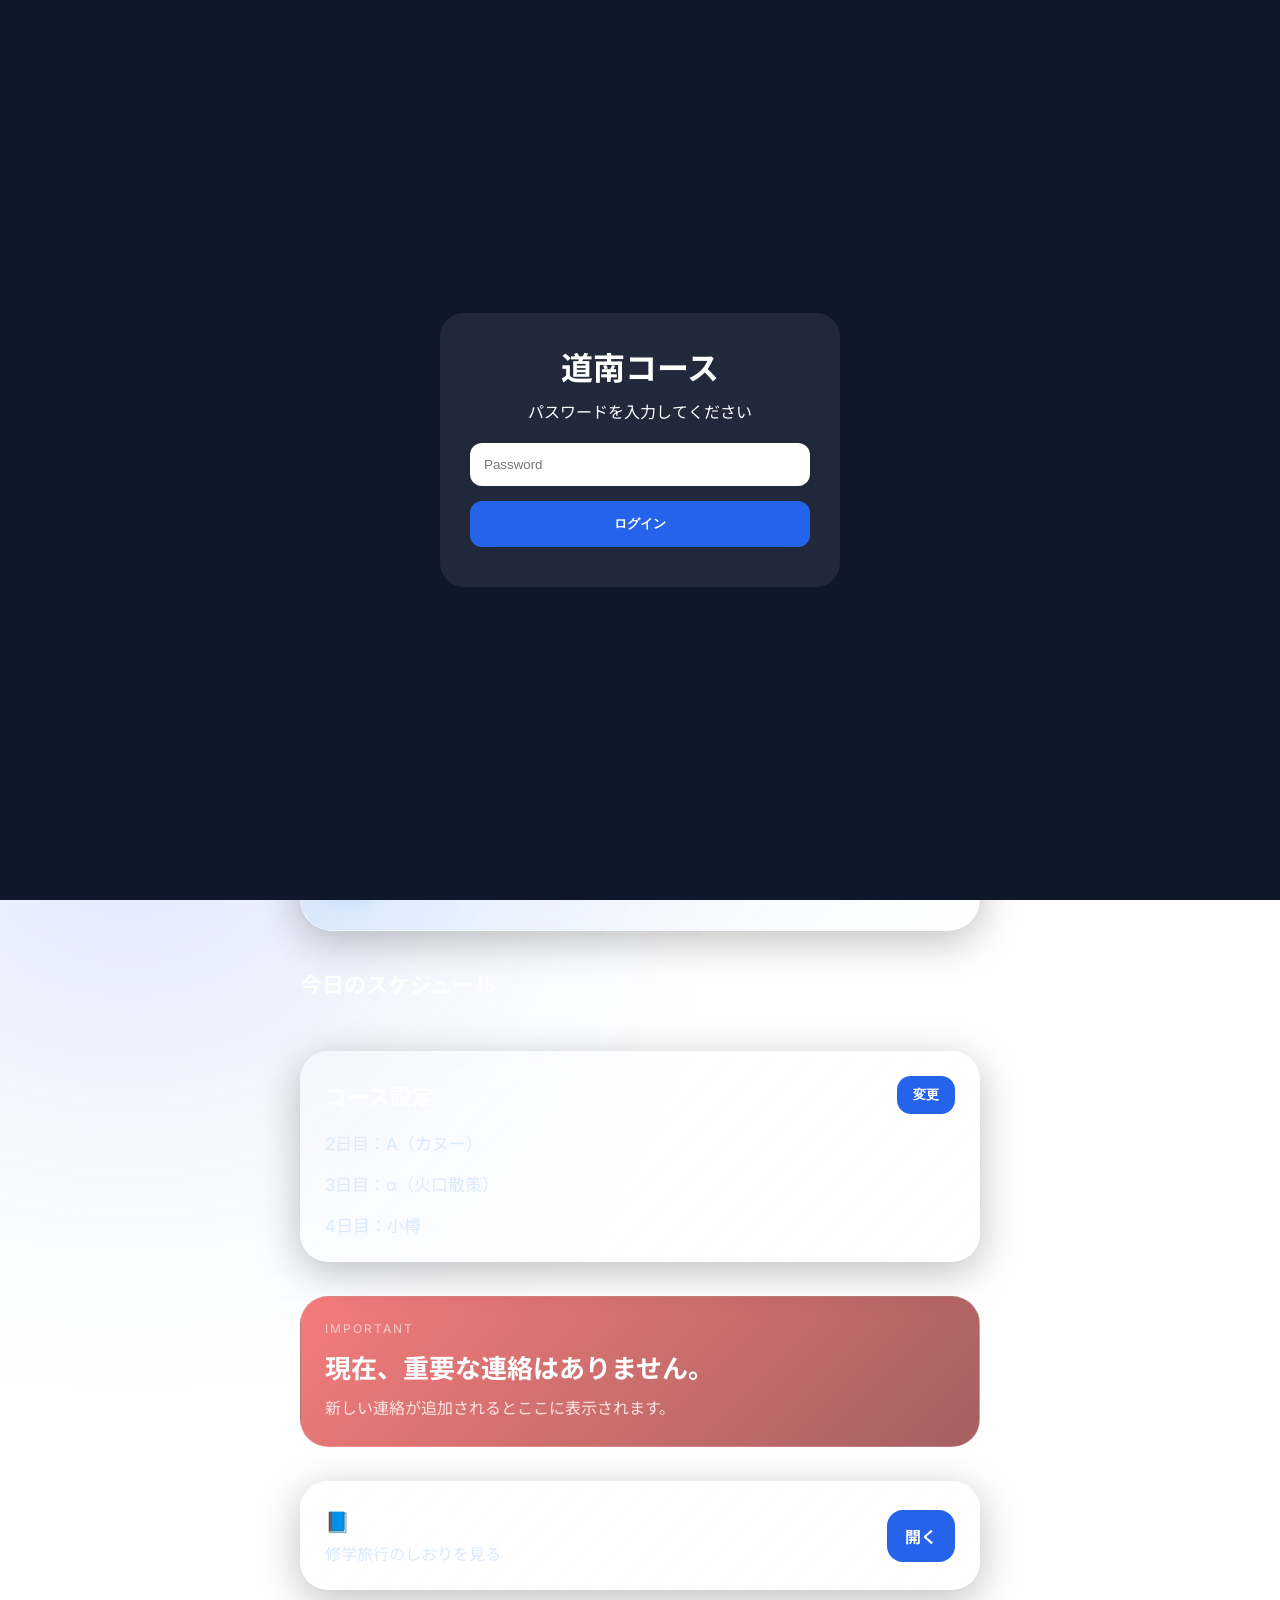
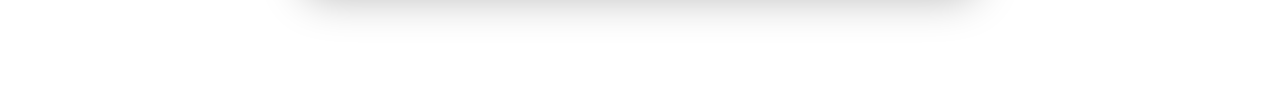
<file: index.html>
<!DOCTYPE html>
<html lang="ja">
<head>

  <meta charset="UTF-8" />

  <meta
    name="viewport"
    content="width=device-width, initial-scale=1.0"
  />

  <title>ホーム | 道南コース</title>

  <!-- Google Fonts -->
  <link rel="preconnect" href="https://fonts.googleapis.com">

  <link
    href="https://fonts.googleapis.com/css2?family=Inter:wght@400;500;600;700;800&family=Noto+Sans+JP:wght@400;500;700&display=swap"
    rel="stylesheet"
  />

  <!-- CSS -->
  <link rel="stylesheet" href="style.css" />

  <!-- icon -->
  <link
  rel="icon"
  type="image/png"
  href="images/icon.png">
  <link
  rel="apple-touch-icon"
  href="images/icon.png"
  >

</head>

<body>

  <div id="password-screen">

  <div class="password-box">

    <h1>道南コース</h1>

    <p>パスワードを入力してください</p>

    <input
      type="password"
      id="password-input"
      placeholder="Password"
    >

    <button id="login-btn">
      ログイン
    </button>

    <div id="password-error"></div>

  </div>

</div>

  <!-- 背景 -->

  <div class="bg-overlay"></div>

  <div class="bg-glow"></div>

  <div class="bg-glow second"></div>

  <!-- Header -->

  <header class="hero">



    <!-- Hero Image -->

<div class="hero-image">

  <div class="hero-image">

  <img
    src="images/hakodate.jpg"
    alt="函館夜景"
  >

  <div class="hero-image-overlay"></div>

  <div class="hero-image-text">

    <div class="hero-image-sub">
      HOKKAIDO SCHOOL TRIP
    </div>

    <div class="hero-image-title">
      道南コース
    </div>

  </div>

</div>

    <!-- Clock -->

    <div class="clock-card glass">

      <div id="date" class="date">
        Loading...
      </div>

      <div id="clock" class="clock">
        00:00:00
      </div>

    </div>

  </header>

  <!-- Main -->

  <main class="container">

    <!-- NEXT -->

    <section class="next-card glass">

      <div class="next-label">
        NEXT SCHEDULE
      </div>

      <div id="next-time" class="next-time">
        
      </div>

      <div id="next-title" class="next-title">
        
      </div>

      <div id="next-sub" class="next-sub">
        
      </div>

      <div id="countdown" class="countdown">
        
      </div>

    </section>

    <!-- Timeline -->

    <section>

      <div class="section-title">
        今日のスケジュール
      </div>

      <div id="timeline" class="timeline"></div>

    </section>

    <!-- Course -->

    <section class="course-card glass">

      <div class="course-header">

        <div class="section-title no-margin">
          コース設定
        </div>

        <button
          class="setting-btn"
          onclick="location.href='settings.html'"
        >
        
          変更
        </button>

      </div>

      <div
        id="course-day2"
        class="course-item"
      >
        2日目：A
      </div>

      <div
        id="course-day3"
        class="course-item"
      >
        3日目：α
      </div>

      <div
        id="course-day4"
        class="course-item"
      >
        4日目：小樽
      </div>

    </section>

    <!-- Notice -->

    <section class="notice-card">

      <div class="notice-label">
        IMPORTANT
      </div>

      <div
        id="notice-title"
        class="notice-title"
      >
        現在の重要事項はないです
      </div>

      <div
        id="notice-text"
        class="notice-text"
      >
        現在の重要事項はないです
      </div>

    </section>

    <!-- PDF -->

    <section class="pdf-card glass">

      <div>

        <div class="pdf-title">
          📘 しおりPDF
        </div>

        <div class="pdf-sub">
          修学旅行のしおりを見る
        </div>

      </div>

      <a
        href="pdf/shiori.pdf"
        target="_blank"
        class="pdf-btn"
      >
        開く
      </a>

    </section>

  </main>

  <!-- Bottom Nav -->

    <nav class="bottom-nav">

    <a
        href="./"
        class="nav-item active"
    >
    <span>🏠</span>
    <small>ホーム</small>
    </a>

    <a
        href="schedule.html"
        class="nav-item"
    >
    <span>🗓</span>
    <small>行程</small>
    </a>

    <a
        href="informations.html"
        class="nav-item"
    >
    <span>📢</span>
    <small>連絡</small>
    </a>

    <a
        href="pdf/shiori.pdf"
        target="_blank"
        class="nav-item"
    >
    <span>📘</span>
    <small>しおり</small>
    </a>

    <a
        href="settings.html"
        class="nav-item"
    >
        <span>⚙</span>
        <small>コース設定</small>
        </button>

    </nav>

  <!-- Settings Modal -->

  <div
    class="modal"
    id="settingsModal"
  >

    <div class="modal-content">

      <div class="modal-header">

        <h2>
          コース設定
        </h2>

        <button
          class="close-btn"
          onclick="closeSettings()"
        >
          ✕
        </button>

      </div>

      <!-- Day2 -->

      <div class="modal-section">

        <div class="modal-label">
          2日目
        </div>

        <div class="course-grid">

          <button
            class="course-option"
            onclick="selectDay2('A')"
          >
            A
          </button>

          <button
            class="course-option"
            onclick="selectDay2('B')"
          >
            B
          </button>

          <button
            class="course-option"
            onclick="selectDay2('C')"
          >
            C
          </button>

        </div>

      </div>

      <!-- Day3 -->

      <div class="modal-section">

        <div class="modal-label">
          3日目
        </div>

        <div class="course-grid">

          <button
            class="course-option"
            onclick="selectDay3('α')"
          >
            α
          </button>

          <button
            class="course-option"
            onclick="selectDay3('β')"
          >
            β
          </button>

          <button
            class="course-option"
            onclick="selectDay3('γ')"
          >
            γ
          </button>

        </div>

      </div>

      <button
        class="save-btn"
        onclick="saveSettings()"
      >
        保存
      </button>

    </div>

  </div>

  <!-- JS -->

  <script src="data.js"></script>
  <script src="script.js"></script>

</body>
</html>
</file>
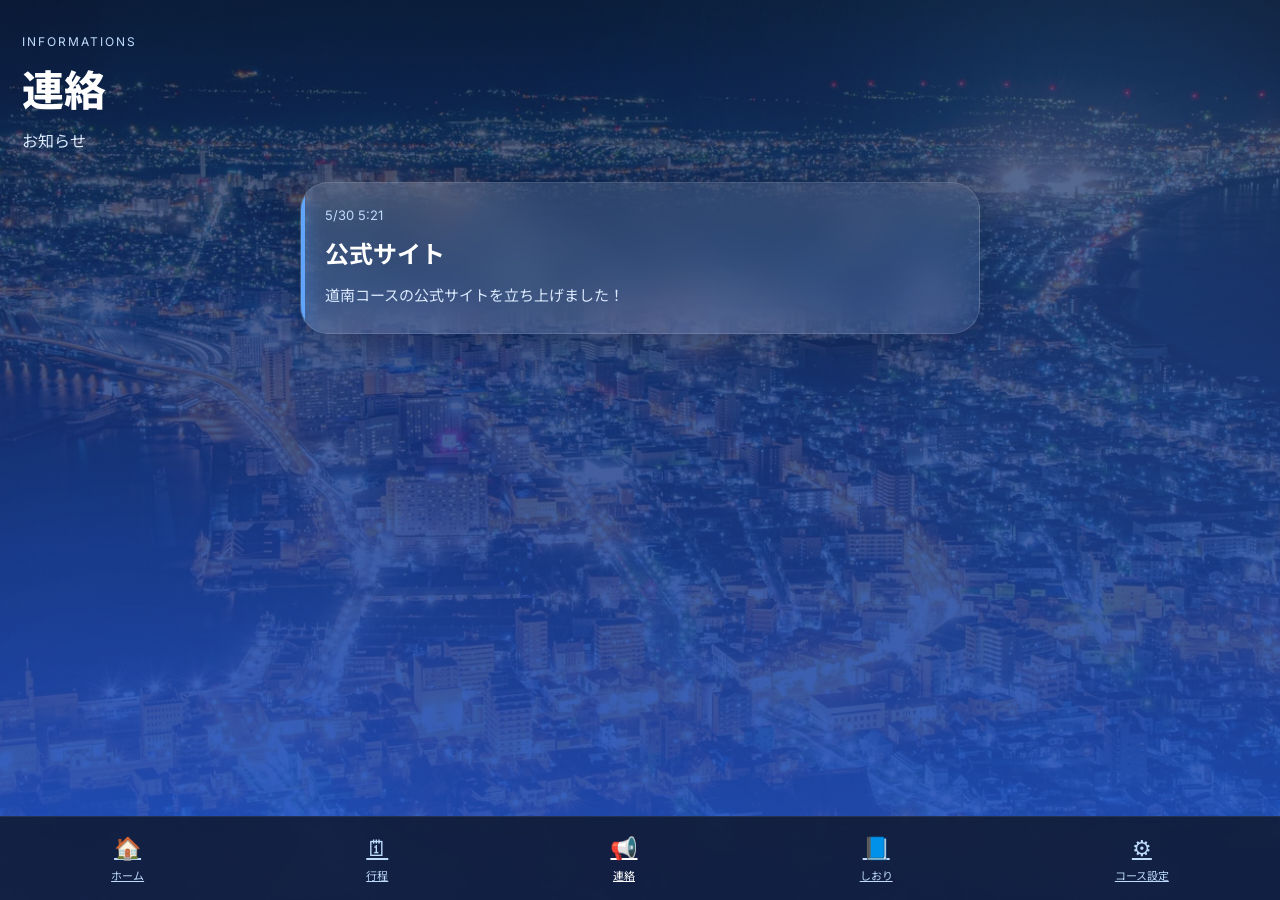
<file: informations.html>
<!-- memo : noticeをいじる人は、120行目くらいからの説明を読んで、let noticesみたいなのをいじること-->
<!DOCTYPE html>
<html lang="ja">
<head>

  <meta charset="UTF-8" />

  <meta
    name="viewport"
    content="width=device-width, initial-scale=1.0"
  />

  <title>連絡 | 道南公式サイト</title>

  <!-- Google Fonts -->

  <link rel="preconnect" href="https://fonts.googleapis.com">

  <link
    href="https://fonts.googleapis.com/css2?family=Inter:wght@400;500;600;700;800&family=Noto+Sans+JP:wght@400;500;700&display=swap"
    rel="stylesheet"
  />

  <!-- CSS -->

  <link rel="stylesheet" href="style.css" />

    <!-- icon -->
  <link
  rel="icon"
  type="image/png"
  href="images/icon.png">
  <link
  rel="apple-touch-icon"
  href="images/icon.png"
  >


</head>

<body class="notice-page">

  <!-- Background -->

  <div class="bg-overlay"></div>

  <div class="bg-glow"></div>

  <div class="bg-glow second"></div>

  <!-- Header -->

  <header class="page-header">

    <div class="mini-title">
      INFORMATIONS
    </div>

    <h1 class="page-title">
      連絡
    </h1>

    <p class="page-subtitle">
      お知らせ
    </p>

  </header>

  <!-- Main -->

  <main class="notice-container">

    <!-- Notice List -->

    <div id="notice-list"></div>

  </main>

  <!-- Bottom Navigation -->

  <nav class="bottom-nav">

    <a
      href="./"
      class="nav-item"
    >
      <span>🏠</span>
      <small>ホーム</small>
    </a>

    <a
      href="schedule.html"
      class="nav-item"
    >
      <span>🗓</span>
      <small>行程</small>
    </a>

    <a
      href="informations.html"
      class="nav-item active"
    >
      <span>📢</span>
      <small>連絡</small>
    </a>

    <a
      href="pdf/shiori.pdf"
      target="_blank"
      class="nav-item"
    >
      <span>📘</span>
      <small>しおり</small>
    </a>

    <a
      href="settings.html"
      class="nav-item"
    >
      <span>⚙</span>
      <small>コース設定</small>
    </button>

  </nav>

  <!-- JavaScript -->

  <script>

    // =====================================
    // 連絡データ
    // =====================================
    //
    // ▼ 連絡を追加する方法
    //
    // 下の notices に追加するだけ！
    //
    // 例：
    //
    // {
    //   title: "集合場所変更",
    //   body: "正面玄関集合になりました",
    //   time: "6/2 14:20"
    // }
    //
    // をコピーして増やせばOK！
    //
    // ※ 最後のデータ以外には「,」が必要
    //
    // =====================================

    let notices = [
        //例る
        //{
        //    title: "学マス",
        //    body: "りーりやかわいいね",
        //    time:"8/10 11:45"
        //},
      

      

      {
        title: "公式サイト",
        body: "道南コースの公式サイトを立ち上げました！",
        time: "5/30 5:21"
      }

      

    ];
    // =====================================
    // localStorage に保存
    // =====================================

    localStorage.setItem(
        "notices",
        JSON.stringify(notices)
    );


    // =====================================
    // 連絡表示
    // =====================================

    function renderNotices(){

      const noticeList =
        document.getElementById("notice-list");

      noticeList.innerHTML = "";

      notices.forEach(notice => {

        const card =
          document.createElement("div");

        card.className =
          "notice-item glass";

        card.innerHTML = `

          <div class="notice-time">
            ${notice.time}
          </div>

          <div class="notice-card-title">
            ${notice.title}
          </div>

          <div class="notice-card-body">
            ${notice.body}
          </div>

        `;

        noticeList.appendChild(card);

      });

    }

    renderNotices();

  </script>

</body>
</html>
</file>
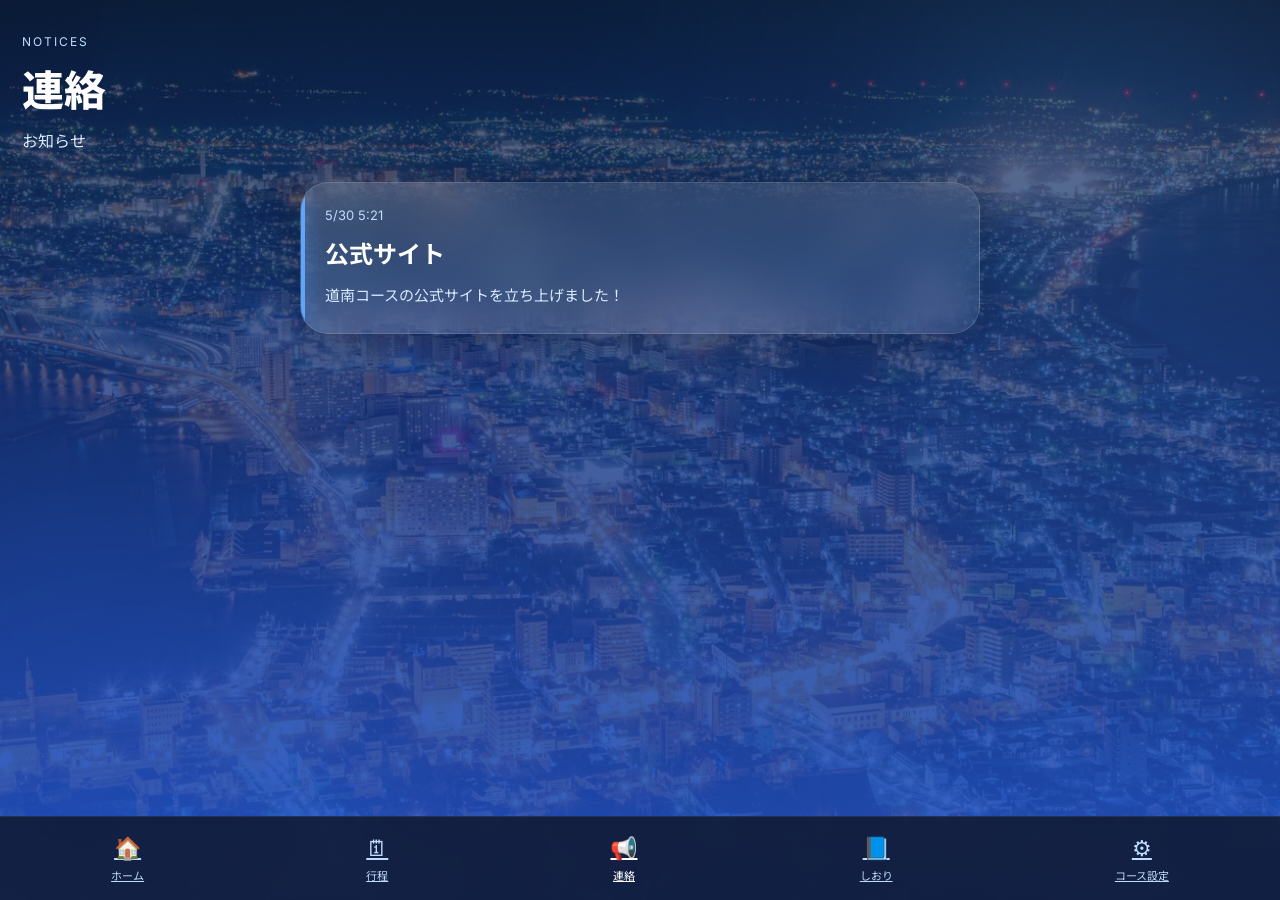
<file: notice.html>
<!-- memo : noticeをいじる人は、120行目くらいからの説明を読んで、let noticesみたいなのをいじること-->
<!DOCTYPE html>
<html lang="ja">
<head>

  <meta charset="UTF-8" />

  <meta
    name="viewport"
    content="width=device-width, initial-scale=1.0"
  />

  <title>連絡 | 道南公式サイト</title>

  <!-- Google Fonts -->

  <link rel="preconnect" href="https://fonts.googleapis.com">

  <link
    href="https://fonts.googleapis.com/css2?family=Inter:wght@400;500;600;700;800&family=Noto+Sans+JP:wght@400;500;700&display=swap"
    rel="stylesheet"
  />

  <!-- CSS -->

  <link rel="stylesheet" href="style.css" />

    <!-- icon -->
  <link
  rel="icon"
  type="image/png"
  href="images/icon.png">
  <link
  rel="apple-touch-icon"
  href="images/icon.png"
  >


</head>

<body class="notice-page">

  <!-- Background -->

  <div class="bg-overlay"></div>

  <div class="bg-glow"></div>

  <div class="bg-glow second"></div>

  <!-- Header -->

  <header class="page-header">

    <div class="mini-title">
      NOTICES
    </div>

    <h1 class="page-title">
      連絡
    </h1>

    <p class="page-subtitle">
      お知らせ
    </p>

  </header>

  <!-- Main -->

  <main class="notice-container">

    <!-- Notice List -->

    <div id="notice-list"></div>

  </main>

  <!-- Bottom Navigation -->

  <nav class="bottom-nav">

    <a
      href="index.html"
      class="nav-item"
    >
      <span>🏠</span>
      <small>ホーム</small>
    </a>

    <a
      href="schedule.html"
      class="nav-item"
    >
      <span>🗓</span>
      <small>行程</small>
    </a>

    <a
      href="notice.html"
      class="nav-item active"
    >
      <span>📢</span>
      <small>連絡</small>
    </a>

    <a
      href="pdf/shiori.pdf"
      target="_blank"
      class="nav-item"
    >
      <span>📘</span>
      <small>しおり</small>
    </a>

    <a
      href="settings.html"
      class="nav-item"
    >
      <span>⚙</span>
      <small>コース設定</small>
    </button>

  </nav>

  <!-- JavaScript -->

  <script>

    // =====================================
    // 連絡データ
    // =====================================
    //
    // ▼ 連絡を追加する方法
    //
    // 下の notices に追加するだけ！
    //
    // 例：
    //
    // {
    //   title: "集合場所変更",
    //   body: "正面玄関集合になりました",
    //   time: "6/2 14:20"
    // }
    //
    // をコピーして増やせばOK！
    //
    // ※ 最後のデータ以外には「,」が必要
    //
    // =====================================

    let notices = [
        //例る
        //{
        //    title: "学マス",
        //    body: "りーりやかわいいね",
        //    time:"8/10 11:45"
        //},
      

      

      {
        title: "公式サイト",
        body: "道南コースの公式サイトを立ち上げました！",
        time: "5/30 5:21"
      }

      

    ];
    // =====================================
    // localStorage に保存
    // =====================================

    localStorage.setItem(
        "notices",
        JSON.stringify(notices)
    );


    // =====================================
    // 連絡表示
    // =====================================

    function renderNotices(){

      const noticeList =
        document.getElementById("notice-list");

      noticeList.innerHTML = "";

      notices.forEach(notice => {

        const card =
          document.createElement("div");

        card.className =
          "notice-item glass";

        card.innerHTML = `

          <div class="notice-time">
            ${notice.time}
          </div>

          <div class="notice-card-title">
            ${notice.title}
          </div>

          <div class="notice-card-body">
            ${notice.body}
          </div>

        `;

        noticeList.appendChild(card);

      });

    }

    renderNotices();

  </script>

</body>
</html>
</file>
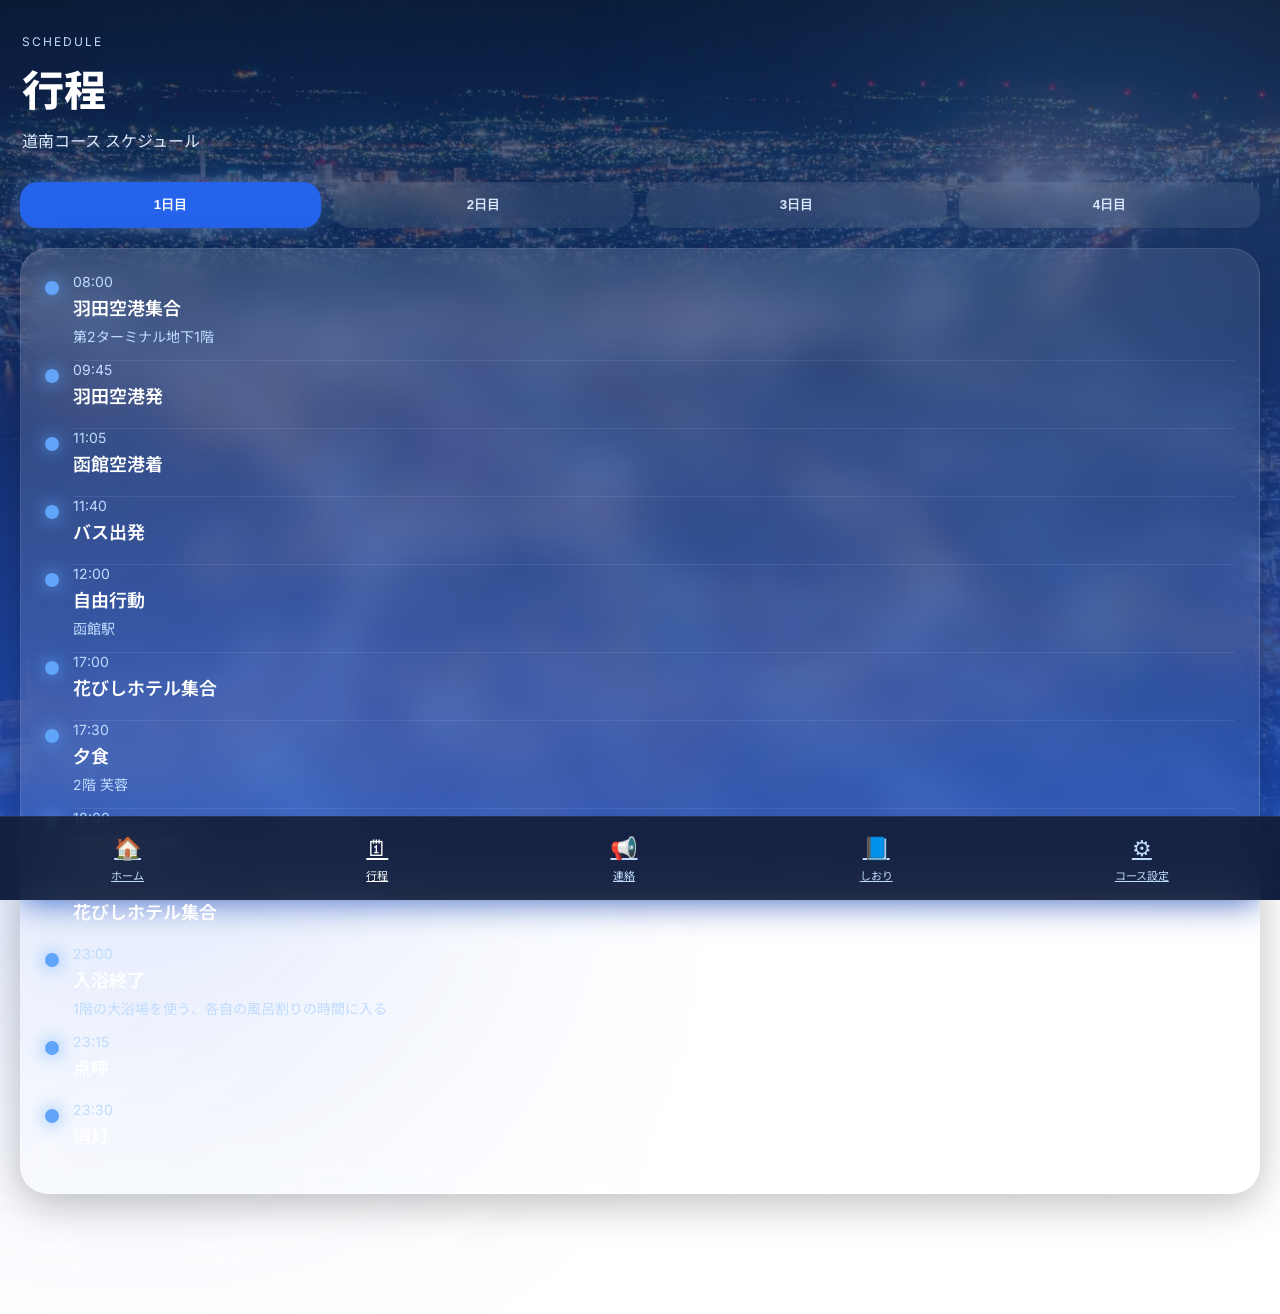
<file: schedule.html>
<!DOCTYPE html>
<html lang="ja">
<head>

  <meta charset="UTF-8" />

  <meta
    name="viewport"
    content="width=device-width, initial-scale=1.0"
  />

  <title>行程 | 道南公式サイト</title>

  <!-- Fonts -->

  <link rel="preconnect" href="https://fonts.googleapis.com">

  <link
    href="https://fonts.googleapis.com/css2?family=Inter:wght@400;500;600;700;800&family=Noto+Sans+JP:wght@400;500;700&display=swap"
    rel="stylesheet"
  />

  <!-- CSS -->

  <link rel="stylesheet" href="style.css" />

    <!-- icon -->
  <link
  rel="icon"
  type="image/png"
  href="images/icon.png">
  <link
  rel="apple-touch-icon"
  href="images/icon.png"
  >


</head>

<body class="schedule-body">

  <!-- Background -->

  <div class="bg-overlay"></div>

  <div class="bg-glow"></div>

  <div class="bg-glow second"></div>

  <!-- Header -->

  <header class="page-header">

    <div class="mini-title">
      SCHEDULE
    </div>

    <h1 class="page-title">
      行程
    </h1>

    <p class="page-subtitle">
      道南コース スケジュール
    </p>

  </header>

  <!-- Day Tabs -->

  <div class="day-tabs">

    <button
      class="day-tab active"
      onclick="showDay(1)"
    >
      1日目
    </button>

    <button
      class="day-tab"
      onclick="showDay(2)"
    >
      2日目
    </button>

    <button
      class="day-tab"
      onclick="showDay(3)"
    >
      3日目
    </button>

    <button
      class="day-tab"
      onclick="showDay(4)"
    >
      4日目
    </button>

  </div>

  <!-- Main -->

  <main class="schedule-container">

    <!-- DAY 1 -->

    <section
      id="day1"
      class="day-content active"
    >

      <div class="timeline-card glass">

        <div id="day1-timeline"></div>

      </div>

    </section>

    <!-- DAY 2 -->

    <section
      id="day2"
      class="day-content"
    >

      <div class="timeline-card glass">

        <div
          id="day2-course-badge"
          class="course-badge"
        >
          現在のコース：A
        </div>

        <div id="day2-timeline"></div>

      </div>

    </section>

    <!-- DAY 3 -->

    <section
      id="day3"
      class="day-content"
    >

      <div class="timeline-card glass">

        <div
          id="day3-course-badge"
          class="course-badge"
        >
          現在のコース：α
        </div>

        <div id="day3-timeline"></div>

      </div>

    </section>

    <!-- DAY 4 -->

    <section
      id="day4"
      class="day-content"
    >

      <div class="timeline-card glass">

        <div
          id="day4-course-badge"
          class="course-badge"
        >
          現在のコース：小樽
        </div>

        <div id="day4-timeline"></div>

      </div>

    </section>

  </main>

  <!-- Bottom Nav -->

  <nav class="bottom-nav">

    <a
      href="./"
      class="nav-item"
    >
      <span>🏠</span>
      <small>ホーム</small>
    </a>

    <a
      href="schedule.html"
      class="nav-item active"
    >
      <span>🗓</span>
      <small>行程</small>
    </a>

    <a
      href="informations.html"
      class="nav-item"
    >
      <span>📢</span>
      <small>連絡</small>
    </a>

    <a
      href="pdf/shiori.pdf"
      target="_blank"
      class="nav-item"
    >
      <span>📘</span>
      <small>しおり</small>
    </a>

    <a
      href="settings.html"
      class="nav-item"
    >
      <span>⚙</span>
      <small>コース設定</small>
    </a>

  </nav>

  <!-- data.js -->

  <script src="data.js"></script>

  <!-- Script -->

  <script>

    // =====================================
    // タブ切替
    // =====================================

    function showDay(day){

      document
        .querySelectorAll(".day-tab")
        .forEach(tab => {

          tab.classList.remove("active");

        });

      document
        .querySelectorAll(".day-content")
        .forEach(content => {

          content.classList.remove("active");

        });

      document
        .querySelectorAll(".day-tab")[day - 1]
        .classList.add("active");

      document
        .getElementById(`day${day}`)
        .classList.add("active");

    }



    // =====================================
    // コース取得
    // =====================================

    const courseDay2 =
      localStorage.getItem("courseDay2")
      || "A";

    const courseDay3 =
      localStorage.getItem("courseDay3")
      || "α";

    const courseDay4 =
      localStorage.getItem("courseDay4")
      || "小樽";



    // =====================================
    // 工程描画
    // =====================================

    function renderTimeline(
        targetId,
        ...scheduleGroups
    ){

        const target =
        document.getElementById(targetId);

        if(!target){

        return;

        }

    // 初期化

    target.innerHTML = "";

    // 配列合体

    const mergedSchedules =
    scheduleGroups.flat();

    // 描画

    mergedSchedules.forEach(item => {

        const time = item[0];
        const title = item[1];
        const desc = item[2];

        target.innerHTML += `

      <div class="timeline-item">

        <div class="timeline-dot"></div>

        <div class="timeline-content">

          <div class="timeline-time">
            ${time}
          </div>

          <div class="timeline-title">
            ${title}
          </div>

          <div class="timeline-desc">
            ${desc}
          </div>

        </div>

      </div>

    `;

        });

    }



    // =====================================
    // バッジ更新
    // =====================================

    document.getElementById(
      "day2-course-badge"
    ).textContent =
      `現在のコース：${courseDay2}`;

    document.getElementById(
      "day3-course-badge"
    ).textContent =
      `現在のコース：${courseDay3}`;

    document.getElementById(
      "day4-course-badge"
    ).textContent =
      `現在のコース：${courseDay4}`;



    // =====================================
    // 描画実行
    // =====================================

    renderTimeline(
      "day1-timeline",
      schedules.day1
    );

    renderTimeline(
      "day2-timeline",
      schedules.day2_mae,
      schedules.day2[courseDay2],
      schedules.day2_ato
    );

    renderTimeline(
      "day3-timeline",
      schedules.day3_mae,
      schedules.day3[courseDay3],
      schedules.day3_ato
    );

    renderTimeline(
      "day4-timeline",
      schedules.day4_mae,
      schedules.day4[courseDay4],
      schedules.day4_ato
    );

  </script>

</body>
</html>
</file>
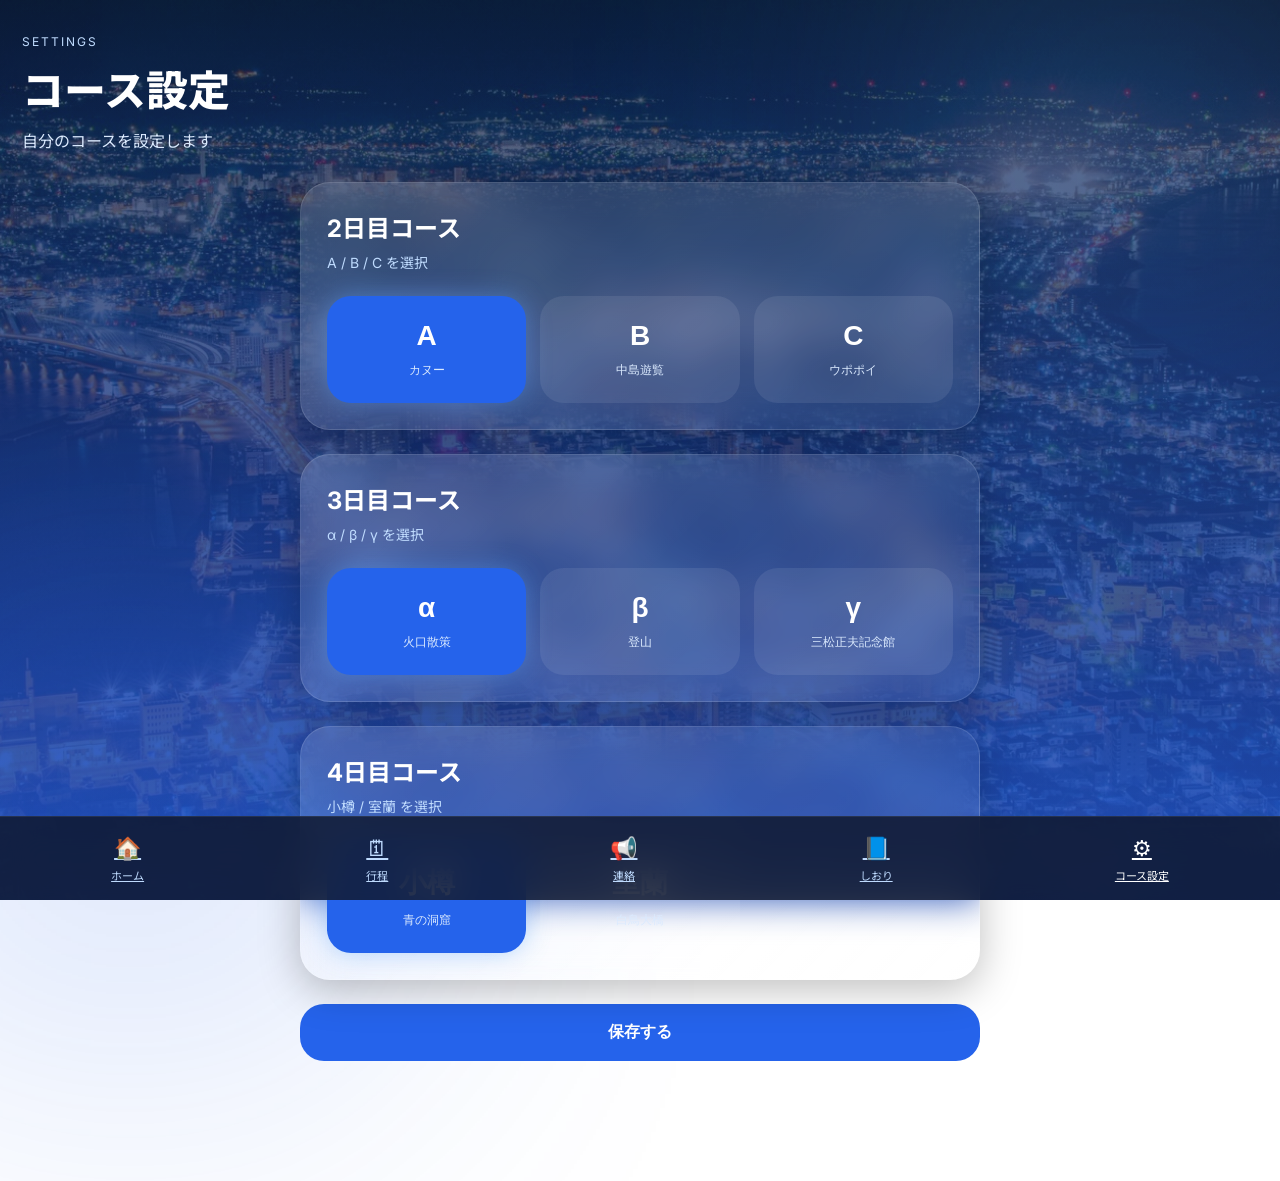
<file: settings.html>
<!DOCTYPE html>
<html lang="ja">
<head>

  <meta charset="UTF-8" />

  <meta
    name="viewport"
    content="width=device-width, initial-scale=1.0"
  />

  <title>設定 | 道南コース</title>

  <!-- Google Fonts -->

  <link rel="preconnect" href="https://fonts.googleapis.com">

  <link
    href="https://fonts.googleapis.com/css2?family=Inter:wght@400;500;600;700;800&family=Noto+Sans+JP:wght@400;500;700&display=swap"
    rel="stylesheet"
  />

  <!-- CSS -->

  <link rel="stylesheet" href="style.css" />

    <!-- icon -->
  <link
  rel="icon"
  type="image/png"
  href="images/icon.png">
  <link
  rel="apple-touch-icon"
  href="images/icon.png"
  >


</head>

<body class="settings-page">

  <!-- Background -->

  <div class="bg-overlay"></div>

  <div class="bg-glow"></div>

  <div class="bg-glow second"></div>

  <!-- Header -->

  <header class="page-header">

    <div class="mini-title">
      SETTINGS
    </div>

    <h1 class="page-title">
      コース設定
    </h1>

    <p class="page-subtitle">
      自分のコースを設定します
    </p>

  </header>

  <!-- Main -->

  <main class="settings-container">

    <!-- Day 2 -->

    <section class="settings-card glass">

      <div class="settings-title">
        2日目コース
      </div>

      <div class="settings-subtitle">
        A / B / C を選択
      </div>

      <div class="course-grid">

        <button
          class="course-button"
          onclick="selectDay2('A', this)"
        >
          A
          <span>
            カヌー
          </span>
        </button>

        <button
          class="course-button"
          onclick="selectDay2('B', this)"
        >
          B
          <span>
            中島遊覧
          </span>
        </button>

        <button
          class="course-button"
          onclick="selectDay2('C', this)"
        >
          C
          <span>
            ウポポイ
          </span>
        </button>

      </div>

    </section>

    <!-- Day 3 -->

    <section class="settings-card glass">

      <div class="settings-title">
        3日目コース
      </div>

      <div class="settings-subtitle">
        α / β / γ を選択
      </div>

      <div class="course-grid">

        <button
          class="course-button"
          onclick="selectDay3('α', this)"
        >
          α
          <span>
            火口散策
          </span>
        </button>

        <button
          class="course-button"
          onclick="selectDay3('β', this)"
        >
          β
          <span>
            登山
          </span>
        </button>

        <button
          class="course-button"
          onclick="selectDay3('γ', this)"
        >
          γ
          <span>
            三松正夫記念館
          </span>
        </button>

      </div>

    </section>

    <!-- Day 4 -->

    <section class="settings-card glass">

        <div class="settings-title">
        4日目コース
        </div>

        <div class="settings-subtitle">
            小樽 / 室蘭 を選択
        </div>

        <div class="course-grid two-column">

        <button
            class="course-button"
            onclick="selectDay4('小樽', this)"
        >
        小樽
        <span>
        青の洞窟
        </span>
    </button>

    <button
      class="course-button"
      onclick="selectDay4('室蘭', this)"
    >
      室蘭
      <span>
        白鳥大橋
      </span>
    </button>

  </div>

    </section>

    <!-- Save -->

    <button
      class="save-settings-btn"
      onclick="saveSettings()"
    >
      保存する
    </button>

    <!-- Saved Message -->

    <div
      id="saved-message"
      class="saved-message"
    >
      保存しました！
    </div>

  </main>

  <!-- Bottom Navigation -->

  <nav class="bottom-nav">

    <a
      href="./"
      class="nav-item"
    >
      <span>🏠</span>
      <small>ホーム</small>
    </a>

    <a
      href="schedule.html"
      class="nav-item"
    >
      <span>🗓</span>
      <small>行程</small>
    </a>

    <a
      href="informations.html"
      class="nav-item"
    >
      <span>📢</span>
      <small>連絡</small>
    </a>

    <a
      href="pdf/shiori.pdf"
      target="_blank"
      class="nav-item"
    >
      <span>📘</span>
      <small>しおり</small>
    </a>

    <a
      href="settings.html"
      class="nav-item active"
    >
      <span>⚙</span>
      <small>コース設定</small>
    </a>

  </nav>

  <!-- JavaScript -->

  <script>

    // =====================================
    // 初期値
    // =====================================

    let selectedDay2 =
      localStorage.getItem("courseDay2") || "A";

    let selectedDay3 =
      localStorage.getItem("courseDay3") || "α";

    let selectedDay4 =
      localStorage.getItem("courseDay4") || "小樽";


    // =====================================
    // Day2選択
    // =====================================

    function selectDay2(course, button){

      selectedDay2 = course;

      document
        .querySelectorAll(".settings-card:nth-child(1) .course-button")
        .forEach(btn => {

          btn.classList.remove("active");

        });

      button.classList.add("active");

    }


    // =====================================
    // Day3選択
    // =====================================

    function selectDay3(course, button){

      selectedDay3 = course;

      document
        .querySelectorAll(".settings-card:nth-child(2) .course-button")
        .forEach(btn => {

          btn.classList.remove("active");

        });

      button.classList.add("active");

    }

    // =====================================
    // Day4選択
    // =====================================

    function selectDay4(course, button){

        selectedDay4 = course;

        document
        .querySelectorAll(".settings-card:nth-child(3) .course-button")
        .forEach(btn => {

      btn.classList.remove("active");

        });

        button.classList.add("active");

    }


    // =====================================
    // 保存
    // =====================================

    function saveSettings(){

      localStorage.setItem(
        "courseDay2",
        selectedDay2
      );

      localStorage.setItem(
        "courseDay3",
        selectedDay3
      );

      localStorage.setItem(
        "courseDay4",
        selectedDay4
        );

      // 保存メッセージ

      const message =
        document.getElementById("saved-message");

      message.classList.add("show");

      setTimeout(() => {

        message.classList.remove("show");

      }, 2000);

    }


    // =====================================
    // 初期表示
    // =====================================

    window.onload = () => {

      // Day2

      document
        .querySelectorAll(".settings-card:nth-child(1) .course-button")
        .forEach(btn => {

          if(
            btn.textContent.includes(selectedDay2)
          ){

            btn.classList.add("active");

          }

        });

      // Day3

      document
        .querySelectorAll(".settings-card:nth-child(2) .course-button")
        .forEach(btn => {

          if(
            btn.textContent.includes(selectedDay3)
          ){

            btn.classList.add("active");

          }

        });

        // Day4

      document
        .querySelectorAll(".settings-card:nth-child(3) .course-button")
        .forEach(btn => {

        if(
            btn.textContent.includes(selectedDay4)
        ){

        btn.classList.add("active");

        }

        });

    };

  </script>

</body>
</html>
</file>
<file: style.css>
/* =========================
   RESET
========================= */

*{
  margin:0;
  padding:0;
  box-sizing:border-box;
}

html{
  scroll-behavior:smooth;
}

body{

  font-family:
  'Inter',
  'Noto Sans JP',
  sans-serif;

  color:white;

  min-height:100vh;

  overflow-x:hidden;

  background:
    linear-gradient(
      rgba(15,23,42,0.45),
      rgba(30,58,138,0.82)
    ),
    url("images/hakodate.jpg");

  background-size:cover;

  background-position:center center;

  background-repeat:no-repeat;

  background-attachment:fixed;
}

/* =========================
   BACKGROUND
========================= */

.bg-overlay{
  position:fixed;
  inset:0;

  background:
  linear-gradient(
    180deg,
    rgba(15,23,42,0.4),
    rgba(37,99,235,0.55)
  );

  z-index:-3;
}

.bg-glow{

  position:fixed;

  width:500px;
  height:500px;

  top:-120px;
  right:-120px;

  background:#60a5fa;

  filter:blur(150px);

  opacity:0.18;

  z-index:-2;
}

.bg-glow.second{

  top:auto;
  right:auto;

  bottom:-160px;
  left:-120px;

  background:#2563eb;
}

/* =========================
   HERO
========================= */

.hero{

  padding:
  0
  0
  10px;
}

.hero-top{

  display:flex;

  justify-content:space-between;

  align-items:flex-start;
}

.mini-title{

  color:#bfdbfe;

  font-size:12px;

  letter-spacing:2px;

  margin-bottom:8px;
}

.main-title{

  font-size:42px;

  font-weight:800;

  line-height:1;
}

.sub-title{

  margin-top:10px;

  color:#dbeafe;

  font-size:15px;
}

.notification-btn{

  width:52px;
  height:52px;

  border:none;

  border-radius:18px;

  background:
  rgba(255,255,255,0.12);

  color:white;

  font-size:20px;

  backdrop-filter:blur(12px);

  cursor:pointer;
}

/* =========================
   GLASS
========================= */

.glass{

  background:
  linear-gradient(
    135deg,
    rgba(255,255,255,0.14),
    rgba(255,255,255,0.05)
  );

  backdrop-filter:blur(18px);

  border:
  1px solid rgba(255,255,255,0.12);

  box-shadow:
  0 10px 40px rgba(0,0,0,0.25);
}

/* =========================
   CLOCK
========================= */

.clock-card{

  margin-top:26px;

  padding:30px;

  border-radius:32px;

  max-width:681px;

  width:100%;

  margin-left:auto;

  margin-right:auto;

}

.date{

  color:#dbeafe;

  font-size:14px;
}

.clock{

  margin-top:8px;

  font-size:48px;

  font-weight:800;
}

/* =========================
   CONTAINER
========================= */

.container{

  padding:20px;

  padding-bottom:120px;

  max-width:720px;

  margin:auto;
}

/* =========================
   NEXT CARD
========================= */

.next-card{

  position:relative;

  overflow:hidden;

  padding:30px;

  border-radius:32px;
}

.next-card::before{

  content:"";

  position:absolute;

  inset:0;

  background:

  linear-gradient(
    135deg,
    rgba(96,165,250,0.18),
    transparent
  );

  pointer-events:none;
}

.next-label{

  color:#bfdbfe;

  letter-spacing:2px;

  font-size:12px;
}

.next-time{

  margin-top:14px;

  font-size:60px;

  font-weight:800;
}

.next-title{

  margin-top:10px;

  font-size:30px;

  font-weight:700;
}

.next-sub{

  margin-top:8px;

  color:#dbeafe;
}

.countdown{

  margin-top:24px;

  display:inline-block;

  padding:
  12px
  20px;

  border-radius:999px;

  background:#2563eb;

  font-weight:700;

  box-shadow:
  0 0 25px rgba(96,165,250,0.4);
}

/* =========================
   SECTIONS
========================= */

.section-title{

  font-size:22px;

  font-weight:700;

  margin-bottom:18px;

  margin-top:36px;
}

.no-margin{
  margin:0;
}

/* =========================
   TIMELINE
========================= */

.timeline{

  display:flex;

  flex-direction:column;

  gap:16px;
}

.timeline-item{

  display:flex;

  gap:14px;
}

.timeline-dot{

  width:14px;
  height:14px;

  border-radius:50%;

  background:#60a5fa;

  margin-top:8px;

  box-shadow:
  0 0 18px #60a5fa;
}

.timeline-content{

  flex:1;

  padding-bottom:14px;

  border-bottom:
  1px solid rgba(255,255,255,0.08);
}

.timeline-time{

  color:#bfdbfe;

  font-size:14px;
}

.timeline-title{

  margin-top:4px;

  font-size:18px;

  font-weight:600;
}

/* =========================
   COURSE
========================= */

.course-card{

  margin-top:34px;

  padding:24px;

  border-radius:28px;
}

.course-header{

  display:flex;

  justify-content:space-between;

  align-items:center;
}

.setting-btn{

  border:none;

  padding:
  10px
  16px;

  border-radius:14px;

  background:#2563eb;

  color:white;

  font-weight:700;

  cursor:pointer;
}

.course-item{

  margin-top:16px;

  color:#dbeafe;

  font-size:17px;
}

/* =========================
   NOTICE
========================= */

.notice-card{

  margin-top:34px;

  padding:24px;

  border-radius:28px;

  background:

  linear-gradient(
    135deg,
    rgba(239,68,68,0.7),
    rgba(127,29,29,0.7)
  );

  border:
  1px solid rgba(255,255,255,0.12);
}

.notice-label{

  color:#fecaca;

  font-size:12px;

  letter-spacing:2px;
}

.notice-title{

  margin-top:12px;

  font-size:26px;

  font-weight:700;
}

.notice-text{

  margin-top:10px;

  color:#fee2e2;

  line-height:1.7;
}

/* =========================
   PDF
========================= */

.pdf-card{

  margin-top:34px;

  padding:24px;

  border-radius:28px;

  display:flex;

  justify-content:space-between;

  align-items:center;
}

.pdf-title{

  font-size:20px;

  font-weight:700;
}

.pdf-sub{

  margin-top:6px;

  color:#dbeafe;
}

.pdf-btn{

  padding:
  14px
  18px;

  border-radius:16px;

  background:#2563eb;

  color:white;

  text-decoration:none;

  font-weight:700;
}

/* =========================
   BOTTOM NAV
========================= */

.bottom-nav{

  position:fixed;

  bottom:0;
  left:0;
  right:0;

  height:84px;

  display:flex;

  justify-content:space-around;

  align-items:center;

  background:
  rgba(15,23,42,0.82);

  backdrop-filter:blur(20px);

  border-top:
  1px solid rgba(255,255,255,0.08);
}

.nav-item{

  border:none;

  background:none;

  color:#bfdbfe;

  display:flex;

  flex-direction:column;

  gap:6px;

  align-items:center;

  font-size:22px;
}

.nav-item small{

  font-size:11px;
}

.nav-item.active{

  color:white;
}

/* =========================
   MODAL
========================= */

.modal{

  position:fixed;

  inset:0;

  background:
  rgba(0,0,0,0.6);

  display:none;

  justify-content:center;

  align-items:center;

  z-index:9999;
}

.modal.show{

  display:flex;
}

.modal-content{

  width:90%;

  max-width:420px;

  padding:28px;

  border-radius:28px;

  background:
  rgba(15,23,42,0.92);

  backdrop-filter:blur(20px);

  border:
  1px solid rgba(255,255,255,0.12);
}

.modal-header{

  display:flex;

  justify-content:space-between;

  align-items:center;
}

.close-btn{

  border:none;

  background:none;

  color:white;

  font-size:22px;

  cursor:pointer;
}

.modal-section{

  margin-top:28px;
}

.modal-label{

  margin-bottom:14px;

  color:#bfdbfe;
}

.course-grid{

  display:grid;

  grid-template-columns:
  repeat(3,1fr);

  gap:12px;
}

.course-option{

  padding:16px;

  border:none;

  border-radius:18px;

  background:#1e3a8a;

  color:white;

  font-size:18px;

  font-weight:700;

  cursor:pointer;
}

.course-option.active{

  background:#3b82f6;
}

.save-btn{

  width:100%;

  margin-top:32px;

  padding:16px;

  border:none;

  border-radius:18px;

  background:#2563eb;

  color:white;

  font-size:16px;

  font-weight:700;

  cursor:pointer;
}

/* =========================
   MOBILE
========================= */

@media(max-width:480px){

  .main-title{
    font-size:34px;
  }

  .clock{
    font-size:40px;
  }

  .next-time{
    font-size:48px;
  }

  .next-title{
    font-size:24px;
  }

  .pdf-card{

    flex-direction:column;

    align-items:flex-start;

    gap:18px;
  }

  .pdf-btn{

    width:100%;

    text-align:center;
  }

}



/* =========================
   SCHEDULE PAGE
========================= */

.schedule-body{

  min-height:100vh;
}

.page-header{

  padding:
  34px
  22px
  10px;
}

.page-title{

  font-size:42px;

  font-weight:800;

  margin-top:6px;
}

.page-subtitle{

  margin-top:10px;

  color:#dbeafe;
}

/* =========================
   DAY TABS
========================= */

.day-tabs{

  display:flex;

  gap:12px;

  padding:
  20px
  20px
  0;
}

.day-tab{

  flex:1;

  padding:
  14px
  12px;

  border:none;

  border-radius:18px;

  background:
  rgba(255,255,255,0.08);

  color:#dbeafe;

  backdrop-filter:blur(12px);

  font-weight:700;

  cursor:pointer;

  transition:0.25s;
}

.day-tab.active{

  background:#2563eb;

  color:white;

  box-shadow:
  0 0 20px rgba(96,165,250,0.4);
}

/* =========================
   SCHEDULE CONTAINER
========================= */

.schedule-container{

  padding:20px;

  padding-bottom:120px;
}

/* =========================
   DAY CONTENT
========================= */

.day-content{

  display:none;
}

.day-content.active{

  display:block;

  animation:fadeIn 0.35s ease;
}

@keyframes fadeIn{

  from{

    opacity:0;

    transform:translateY(10px);
  }

  to{

    opacity:1;

    transform:translateY(0);
  }

}

/* =========================
   TIMELINE CARD
========================= */

.timeline-card{

  padding:24px;

  border-radius:28px;
}

/* =========================
   CURRENT EVENT
========================= */

.timeline-item.current{

  position:relative;
}

.timeline-item.current::before{

  content:"";

  position:absolute;

  left:-24px;

  top:0;

  width:4px;

  height:100%;

  border-radius:999px;

  background:#60a5fa;

  box-shadow:
  0 0 18px #60a5fa;
}

.timeline-item.current .timeline-dot{

  background:white;

  box-shadow:
  0 0 22px white;
}

/* =========================
   DESCRIPTION
========================= */

.timeline-desc{

  margin-top:6px;

  color:#bfdbfe;

  font-size:14px;
}

/* =========================
   COURSE BADGE
========================= */

.course-badge{

  display:inline-block;

  margin-bottom:22px;

  padding:
  10px
  16px;

  border-radius:999px;

  background:#2563eb;

  font-size:14px;

  font-weight:700;

  box-shadow:
  0 0 18px rgba(96,165,250,0.35);
}

/* =========================
   MOBILE
========================= */

@media(max-width:480px){

  .page-title{

    font-size:34px;
  }

  .timeline-card{

    padding:20px;
  }

}

/* =========================
   NOTICE PAGE
========================= */

.notice-page{

  min-height:100vh;
}

.notice-container{

  padding:20px;

  padding-bottom:120px;

  max-width:720px;

  margin:auto;
}

/* =========================
   NOTICE ITEM
========================= */

.notice-item{

  margin-bottom:20px;

  padding:24px;

  border-radius:28px;

  position:relative;

  overflow:hidden;
}

.notice-item::before{

  content:"";

  position:absolute;

  top:0;
  left:0;

  width:4px;
  height:100%;

  background:#60a5fa;

  box-shadow:
  0 0 18px #60a5fa;
}

.notice-time{

  color:#bfdbfe;

  font-size:13px;

  margin-bottom:12px;
}

.notice-card-title{

  font-size:24px;

  font-weight:700;

  margin-bottom:12px;
}

.notice-card-body{

  color:#dbeafe;

  line-height:1.8;

  font-size:15px;
}

/* =========================
   MOBILE
========================= */

@media(max-width:480px){

  .notice-card-title{

    font-size:20px;
  }

}

/* =========================
   SETTINGS PAGE
========================= */

.settings-page{

  min-height:100vh;
}

.settings-container{

  padding:20px;

  padding-bottom:120px;

  max-width:720px;

  margin:auto;
}

/* =========================
   SETTINGS CARD
========================= */

.settings-card{

  padding:26px;

  border-radius:30px;

  margin-bottom:24px;
}

.settings-title{

  font-size:24px;

  font-weight:700;
}

.settings-subtitle{

  margin-top:8px;

  color:#bfdbfe;

  font-size:14px;
}

/* =========================
   COURSE GRID
========================= */

.course-grid{

  margin-top:24px;

  display:grid;

  grid-template-columns:
  repeat(3,1fr);

  gap:14px;
}

/* =========================
   COURSE BUTTON
========================= */

.course-button{

  border:none;

  border-radius:24px;

  padding:
  24px
  12px;

  background:
  rgba(255,255,255,0.08);

  color:white;

  cursor:pointer;

  transition:0.25s;

  display:flex;

  flex-direction:column;

  gap:10px;

  align-items:center;

  justify-content:center;

  font-size:28px;

  font-weight:800;
}

.course-button span{

  font-size:12px;

  color:#dbeafe;

  font-weight:500;
}

.course-button:hover{

  transform:translateY(-4px);

  background:
  rgba(255,255,255,0.14);
}

.course-button.active{

  background:#2563eb;

  box-shadow:
  0 0 25px rgba(96,165,250,0.45);
}

/* =========================
   SAVE BUTTON
========================= */

.save-settings-btn{

  width:100%;

  padding:18px;

  border:none;

  border-radius:24px;

  background:#2563eb;

  color:white;

  font-size:16px;

  font-weight:700;

  cursor:pointer;

  transition:0.25s;
}

.save-settings-btn:hover{

  background:#3b82f6;
}

/* =========================
   SAVED MESSAGE
========================= */

.saved-message{

  position:fixed;

  left:50%;

  bottom:110px;

  transform:
  translateX(-50%)
  translateY(20px);

  padding:
  14px
  20px;

  border-radius:16px;

  background:
  rgba(15,23,42,0.92);

  color:white;

  opacity:0;

  pointer-events:none;

  transition:0.35s;

  backdrop-filter:blur(20px);

  border:
  1px solid rgba(255,255,255,0.08);
}

.saved-message.show{

  opacity:1;

  transform:
  translateX(-50%)
  translateY(0);
}

/* =========================
   MOBILE
========================= */

@media(max-width:480px){

  .course-grid{

    grid-template-columns:
    1fr;
  }

}

/* ======================================
   Hero Image
====================================== */

.hero-image{

  position: relative;

  width: 100%;

  height: 600px;

  border-radius: 0 0 32px 32px;

  overflow: hidden;

  margin-top: 0;

  margin-bottom: 24px;

  box-shadow:
    0 20px 50px rgba(0,0,0,0.35);

}

.hero-image img{

  width: 100%;

  height: 100%;

  object-fit: cover;

  display: block;

}

.hero-image-overlay{

  position: absolute;

  inset: 0;

  background:

    linear-gradient(
      to top,
      rgba(0,0,0,0.55),
      rgba(0,0,0,0.05)
    );

}

.hero-image-text{

  position: absolute;

  left: 28px;

  bottom: 70px;

  z-index: 10;

  color: white;

}

.hero-image-sub{

  font-size: 12px;

  letter-spacing: 2px;

  opacity: 0.8;

  margin-bottom: 6px;

}

.hero-image-title{

  font-size: 42px;

  font-weight: 900;

  line-height: 1.05;

}



/* ======================================
   Smartphone
====================================== */

@media(max-width:768px){

  .hero-image{

    height: 190px;

    border-radius: 22px;

  }

  .hero-image-title{

    font-size: 22px;

  }

}

/* =========================
   MOBILE FIXED BACKGROUND
========================= */

@media(max-width:768px){

  body{

    background:none;
  }

  body::before{

    content:"";

    position:fixed;

    inset:0;

    z-index:-10;

    background:
      linear-gradient(
        rgba(15,23,42,0.45),
        rgba(30,58,138,0.88)
      ),
      url("images/hakodate-mobile.jpg");

    background-size:cover;

    background-position:center center;

    background-repeat:no-repeat;

    transform:translateZ(0);

    will-change:transform;
  }

}

/* パスワード画面 */

#password-screen{

  position:fixed;
  inset:0;

  background:#0f172a;

  display:flex;
  justify-content:center;
  align-items:center;

  z-index:99999;
}

.password-box{

  width:90%;
  max-width:400px;

  padding:30px;

  border-radius:24px;

  text-align:center;

  background:rgba(255,255,255,0.08);

  backdrop-filter:blur(20px);
}

.password-box h1{

  margin-bottom:10px;
}

.password-box p{

  margin-bottom:20px;
}

#password-input{

  width:100%;

  padding:14px;

  border:none;

  border-radius:12px;

  margin-bottom:15px;
}

#login-btn{

  width:100%;

  padding:14px;

  border:none;

  border-radius:12px;

  background:#2563eb;

  color:white;

  font-weight:700;

  cursor:pointer;
}

#password-error{

  margin-top:10px;

  color:#f87171;
}
</file>
